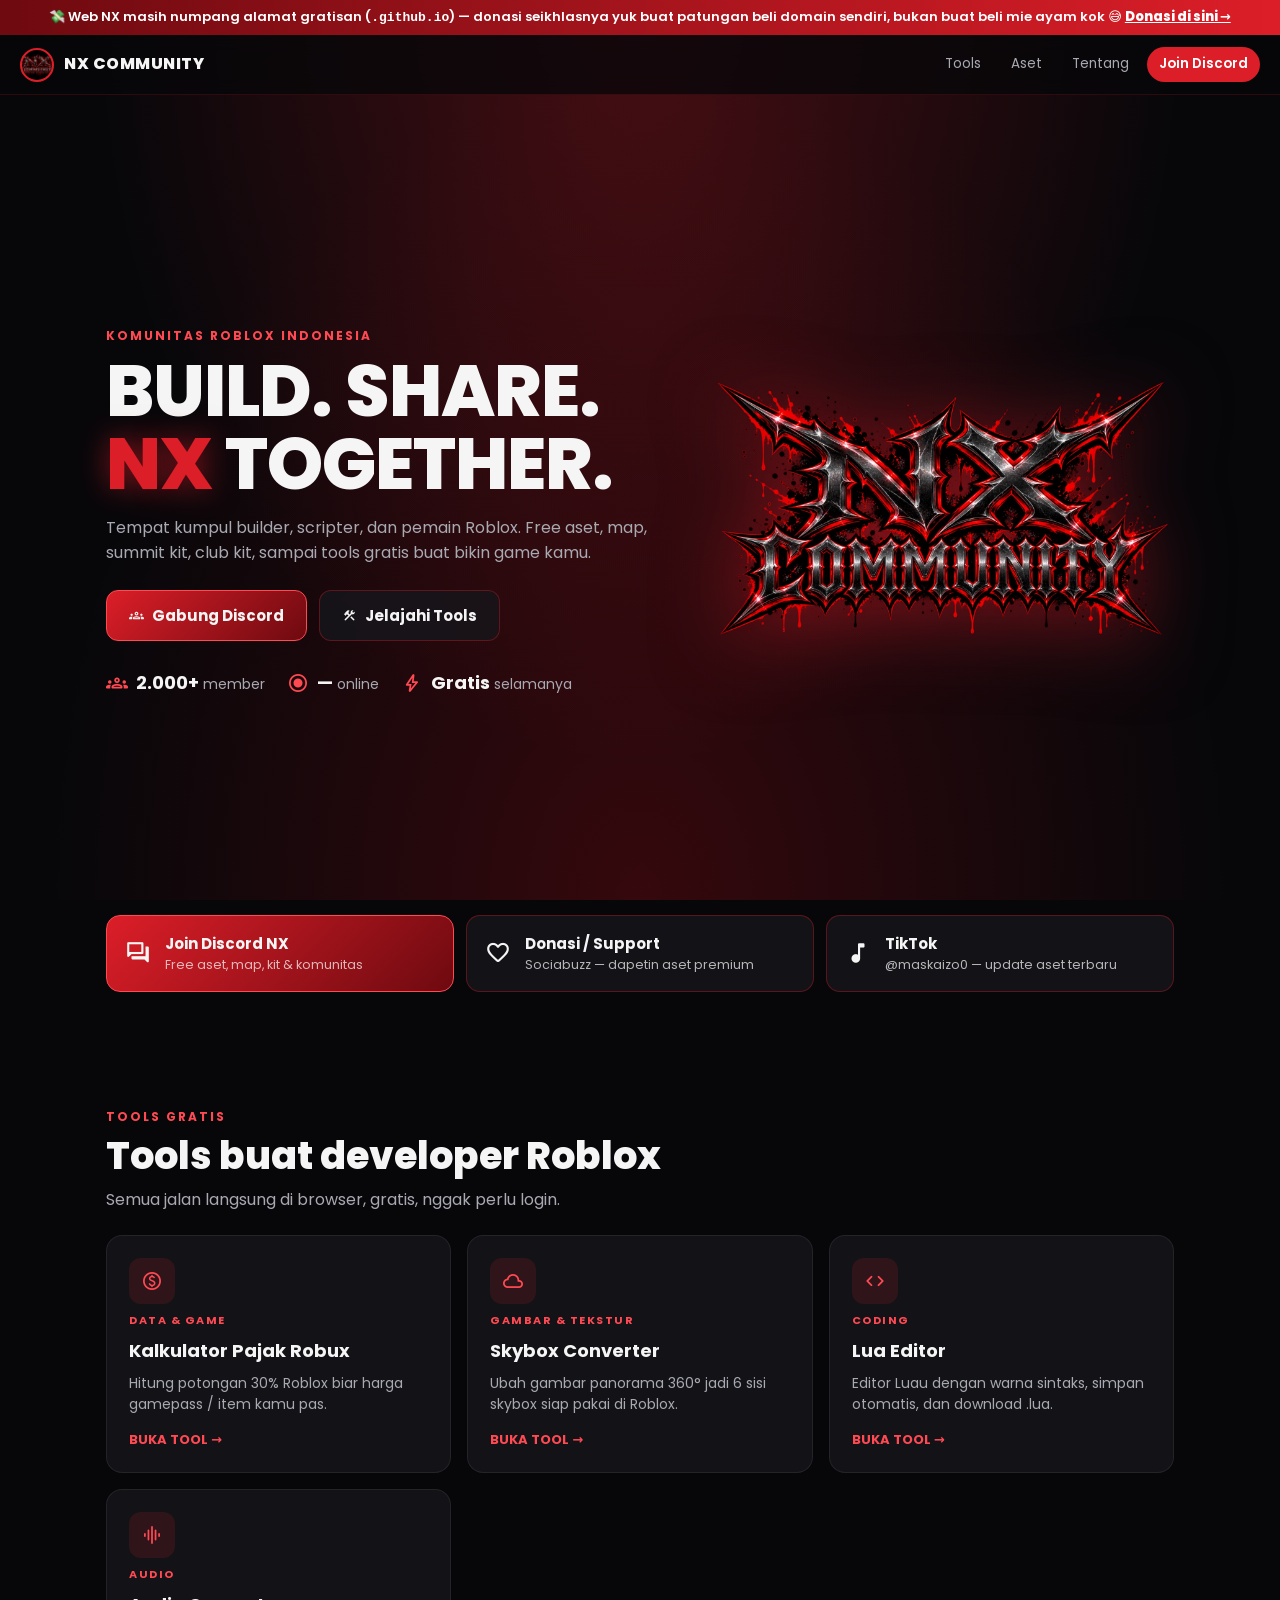
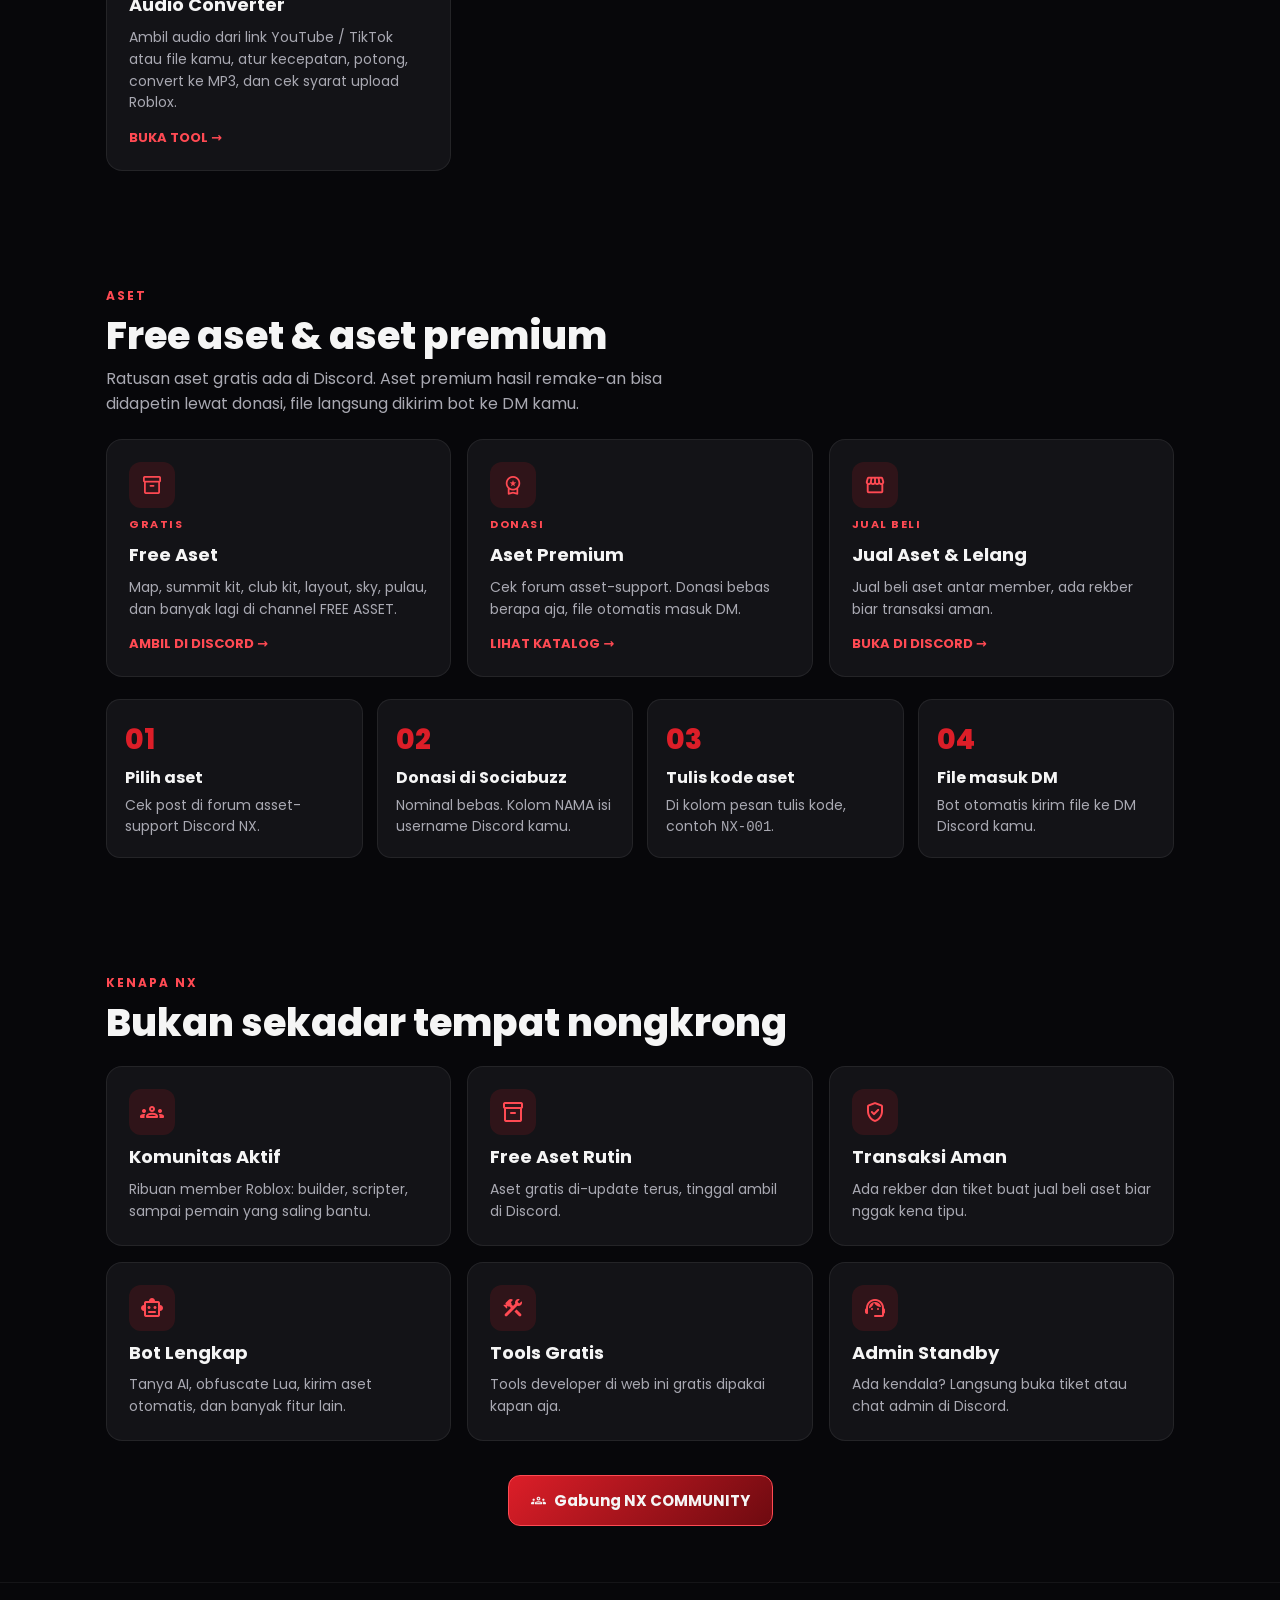
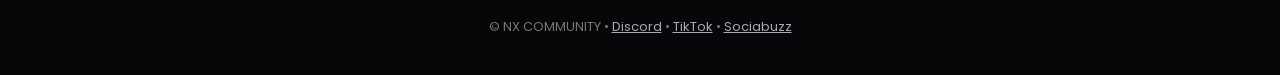
<file: index.html>
<!doctype html>
<html lang="id">
<head>
<meta charset="utf-8">
<meta name="viewport" content="width=device-width, initial-scale=1">
<title>NX COMMUNITY</title>
<meta name="description" content="NX COMMUNITY — komunitas Roblox: free aset, map, summit kit, club kit, dan tools gratis.">
<meta property="og:title" content="NX COMMUNITY">
<meta property="og:description" content="Komunitas Roblox: free aset, map, kit, dan tools gratis. Join Discord NX!">
<meta property="og:image" content="nx_logo.webp">
<link rel="icon" href="nx_logo.webp">
<link rel="preconnect" href="https://fonts.googleapis.com">
<link href="https://fonts.googleapis.com/css2?family=Poppins:wght@400;500;600;700;800&display=swap" rel="stylesheet">
<link href="https://fonts.googleapis.com/css2?family=Material+Symbols+Rounded:opsz,wght,FILL,GRAD@24,500,1,0" rel="stylesheet">
<link rel="stylesheet" href="style.css">
<style>
  .ms { font-family: "Material Symbols Rounded"; font-weight: normal; font-style: normal; line-height: 1; letter-spacing: normal; text-transform: none; white-space: nowrap; direction: ltr; -webkit-font-smoothing: antialiased; }
  .hero { min-height: min(calc(100vh - 60px), 820px); display: flex; align-items: center; padding: 40px 0 30px; }
  .hero .wadah { display: grid; gap: 34px; grid-template-columns: 1.1fr .9fr; align-items: center; }
  @media (max-width: 860px) { .hero .wadah { grid-template-columns: 1fr; text-align: center; } .hero .tombol-baris, .hero .statistik { justify-content: center; } .hero .logo-besar { order: -1; } }
  .hero h1 { font-size: clamp(38px, 8vw, 72px); font-weight: 800; line-height: 1.02; letter-spacing: -1px; }
  .hero h1 em { font-style: normal; color: var(--merah); text-shadow: 0 0 30px rgba(220,30,40,.6); }
  .hero p.lead { margin: 16px 0 24px; font-size: 16px; }
  .hero .lead { margin-left: auto; margin-right: auto; }
  @media (min-width: 861px) { .hero .lead { margin-left: 0; } }
  .tombol-baris { display: flex; gap: 12px; flex-wrap: wrap; }
  .statistik { display: flex; gap: 22px; flex-wrap: wrap; margin-top: 28px; }
  .statistik div { display: flex; align-items: center; gap: 8px; color: var(--redup); font-size: 14px; }
  .statistik b { color: var(--teks); font-size: 18px; }
  .statistik .ms { color: var(--merah-terang); font-size: 22px; }
  .logo-besar img { width: 100%; max-width: 520px; margin: 0 auto; filter: drop-shadow(0 10px 40px rgba(220,30,40,.5)); animation: melayang 5s ease-in-out infinite; }
  @keyframes melayang { 50% { transform: translateY(-10px); } }

  .link-cepat { display: grid; gap: 12px; grid-template-columns: repeat(auto-fit, minmax(220px, 1fr)); }
  .link-cepat a { display: flex; align-items: center; gap: 14px; padding: 16px 18px; border-radius: 14px; text-decoration: none;
    background: var(--kartu); border: 1px solid var(--garis); transition: transform .15s, border-color .15s; }
  .link-cepat a:hover { transform: translateY(-2px); border-color: var(--merah); }
  .link-cepat a.utama { background: linear-gradient(135deg, var(--merah), var(--merah-gelap)); border-color: var(--merah-terang); }
  .link-cepat .ms { font-size: 26px; }
  .link-cepat strong { display: block; font-size: 15px; }
  .link-cepat span.k { display: block; font-size: 12.5px; color: rgba(255,255,255,.7); }

  .alur { counter-reset: n; display: grid; gap: 14px; grid-template-columns: repeat(auto-fit, minmax(210px, 1fr)); margin-top: 22px; }
  .alur div { background: var(--kartu); border: 1px solid rgba(255,255,255,.07); border-radius: 14px; padding: 18px; }
  .alur div::before { counter-increment: n; content: counter(n, decimal-leading-zero); display: block; font-size: 28px; font-weight: 800; color: var(--merah); }
  .alur b { display: block; margin: 4px 0; }
  .alur p { color: var(--redup); font-size: 14px; }

  .kenapa .kartu .ms { font-size: 24px; }
</style>
</head>
<body>

<div class="pita-donasi">💸 Web NX masih numpang alamat gratisan (<code>.github.io</code>) — donasi seikhlasnya yuk buat patungan beli domain sendiri, bukan buat beli mie ayam kok 😅 <a href="https://sociabuzz.com/finas245/tribe" target="_blank" rel="noopener">Donasi di sini →</a></div>

<nav class="nav">
  <a class="merek" href="#"><span class="bulat"></span>NX COMMUNITY</a>
  <div class="menu">
    <a href="#tools">Tools</a>
    <a href="#aset">Aset</a>
    <a href="#kenapa">Tentang</a>
    <a class="join" href="https://discord.gg/Rg8Uk4Msvd" target="_blank" rel="noopener">Join Discord</a>
  </div>
</nav>

<header class="hero">
  <div class="wadah">
    <div>
      <span class="label">Komunitas Roblox Indonesia</span>
      <h1>BUILD. SHARE.<br><em>NX</em> TOGETHER.</h1>
      <p class="lead">Tempat kumpul builder, scripter, dan pemain Roblox. Free aset, map, summit kit, club kit, sampai tools gratis buat bikin game kamu.</p>
      <div class="tombol-baris">
        <a class="btn utama" href="https://discord.gg/Rg8Uk4Msvd" target="_blank" rel="noopener"><span class="ms">groups</span>Gabung Discord</a>
        <a class="btn" href="#tools"><span class="ms">construction</span>Jelajahi Tools</a>
      </div>
      <div class="statistik">
        <div><span class="ms">groups</span><span><b id="jml-member">2.000+</b> member</span></div>
        <div><span class="ms">radio_button_checked</span><span><b id="jml-online">—</b> online</span></div>
        <div><span class="ms">bolt</span><span><b>Gratis</b> selamanya</span></div>
      </div>
    </div>
    <div class="logo-besar"><img src="nx_logo.webp" alt="NX COMMUNITY"></div>
  </div>
</header>

<section style="padding-top: 0">
  <div class="wadah">
    <div class="link-cepat">
      <a class="utama" href="https://discord.gg/Rg8Uk4Msvd" target="_blank" rel="noopener">
        <span class="ms">forum</span><span><strong>Join Discord NX</strong><span class="k">Free aset, map, kit & komunitas</span></span></a>
      <a href="https://sociabuzz.com/finas245/tribe" target="_blank" rel="noopener">
        <span class="ms">favorite</span><span><strong>Donasi / Support</strong><span class="k">Sociabuzz — dapetin aset premium</span></span></a>
      <a href="https://www.tiktok.com/@maskaizo0" target="_blank" rel="noopener">
        <span class="ms">music_note</span><span><strong>TikTok</strong><span class="k">@maskaizo0 — update aset terbaru</span></span></a>
    </div>
  </div>
</section>

<section id="tools">
  <div class="wadah">
    <span class="label">Tools Gratis</span>
    <h2 class="judul">Tools buat developer Roblox</h2>
    <p class="lead">Semua jalan langsung di browser, gratis, nggak perlu login.</p>
    <div class="grid" style="margin-top: 22px">
      <a class="kartu" href="tools/robux.html">
        <span class="ikon ms">paid</span><span class="tag">DATA & GAME</span>
        <h3>Kalkulator Pajak Robux</h3>
        <p>Hitung potongan 30% Roblox biar harga gamepass / item kamu pas.</p>
        <span class="aksi">BUKA TOOL →</span></a>
      <a class="kartu" href="tools/skybox.html">
        <span class="ikon ms">cloud</span><span class="tag">GAMBAR & TEKSTUR</span>
        <h3>Skybox Converter</h3>
        <p>Ubah gambar panorama 360° jadi 6 sisi skybox siap pakai di Roblox.</p>
        <span class="aksi">BUKA TOOL →</span></a>
      <a class="kartu" href="tools/lua.html">
        <span class="ikon ms">code</span><span class="tag">CODING</span>
        <h3>Lua Editor</h3>
        <p>Editor Luau dengan warna sintaks, simpan otomatis, dan download .lua.</p>
        <span class="aksi">BUKA TOOL →</span></a>
      <a class="kartu" href="tools/audio.html">
        <span class="ikon ms">graphic_eq</span><span class="tag">AUDIO</span>
        <h3>Audio Converter</h3>
        <p>Ambil audio dari link YouTube / TikTok atau file kamu, atur kecepatan, potong, convert ke MP3, dan cek syarat upload Roblox.</p>
        <span class="aksi">BUKA TOOL →</span></a>
    </div>
  </div>
</section>

<section id="aset">
  <div class="wadah">
    <span class="label">Aset</span>
    <h2 class="judul">Free aset & aset premium</h2>
    <p class="lead">Ratusan aset gratis ada di Discord. Aset premium hasil remake-an bisa didapetin lewat donasi, file langsung dikirim bot ke DM kamu.</p>
    <div class="grid" style="margin-top: 22px">
      <a class="kartu" href="https://discord.gg/Rg8Uk4Msvd" target="_blank" rel="noopener">
        <span class="ikon ms">inventory_2</span><span class="tag">GRATIS</span>
        <h3>Free Aset</h3>
        <p>Map, summit kit, club kit, layout, sky, pulau, dan banyak lagi di channel FREE ASSET.</p>
        <span class="aksi">AMBIL DI DISCORD →</span></a>
      <a class="kartu" href="https://discord.gg/Rg8Uk4Msvd" target="_blank" rel="noopener">
        <span class="ikon ms">workspace_premium</span><span class="tag">DONASI</span>
        <h3>Aset Premium</h3>
        <p>Cek forum asset-support. Donasi bebas berapa aja, file otomatis masuk DM.</p>
        <span class="aksi">LIHAT KATALOG →</span></a>
      <a class="kartu" href="https://discord.gg/Rg8Uk4Msvd" target="_blank" rel="noopener">
        <span class="ikon ms">storefront</span><span class="tag">JUAL BELI</span>
        <h3>Jual Aset & Lelang</h3>
        <p>Jual beli aset antar member, ada rekber biar transaksi aman.</p>
        <span class="aksi">BUKA DI DISCORD →</span></a>
    </div>

    <div class="alur">
      <div><b>Pilih aset</b><p>Cek post di forum asset-support Discord NX.</p></div>
      <div><b>Donasi di Sociabuzz</b><p>Nominal bebas. Kolom NAMA isi username Discord kamu.</p></div>
      <div><b>Tulis kode aset</b><p>Di kolom pesan tulis kode, contoh <code>NX-001</code>.</p></div>
      <div><b>File masuk DM</b><p>Bot otomatis kirim file ke DM Discord kamu.</p></div>
    </div>
  </div>
</section>

<section id="kenapa" class="kenapa">
  <div class="wadah">
    <span class="label">Kenapa NX</span>
    <h2 class="judul">Bukan sekadar tempat nongkrong</h2>
    <div class="grid" style="margin-top: 22px">
      <div class="kartu"><span class="ikon ms">groups</span><h3>Komunitas Aktif</h3><p>Ribuan member Roblox: builder, scripter, sampai pemain yang saling bantu.</p></div>
      <div class="kartu"><span class="ikon ms">inventory_2</span><h3>Free Aset Rutin</h3><p>Aset gratis di-update terus, tinggal ambil di Discord.</p></div>
      <div class="kartu"><span class="ikon ms">verified_user</span><h3>Transaksi Aman</h3><p>Ada rekber dan tiket buat jual beli aset biar nggak kena tipu.</p></div>
      <div class="kartu"><span class="ikon ms">smart_toy</span><h3>Bot Lengkap</h3><p>Tanya AI, obfuscate Lua, kirim aset otomatis, dan banyak fitur lain.</p></div>
      <div class="kartu"><span class="ikon ms">construction</span><h3>Tools Gratis</h3><p>Tools developer di web ini gratis dipakai kapan aja.</p></div>
      <div class="kartu"><span class="ikon ms">support_agent</span><h3>Admin Standby</h3><p>Ada kendala? Langsung buka tiket atau chat admin di Discord.</p></div>
    </div>
    <div style="text-align:center; margin-top: 34px">
      <a class="btn utama" href="https://discord.gg/Rg8Uk4Msvd" target="_blank" rel="noopener"><span class="ms">groups</span>Gabung NX COMMUNITY</a>
    </div>
  </div>
</section>

<footer class="kaki">
  <div class="wadah">© NX COMMUNITY • <a href="https://discord.gg/Rg8Uk4Msvd" target="_blank" rel="noopener">Discord</a> • <a href="https://www.tiktok.com/@maskaizo0" target="_blank" rel="noopener">TikTok</a> • <a href="https://sociabuzz.com/finas245/tribe" target="_blank" rel="noopener">Sociabuzz</a></div>
</footer>

<script src="api.js"></script>
<script>
  // jumlah member & online live dari invite Discord (kalau gagal, tetap tampil angka default)
  fetch("https://discord.com/api/v10/invites/Rg8Uk4Msvd?with_counts=true")
    .then(r => r.json())
    .then(d => {
      const f = n => n.toLocaleString("id-ID");
      if (d.approximate_member_count) document.getElementById("jml-member").textContent = f(d.approximate_member_count);
      if (d.approximate_presence_count) document.getElementById("jml-online").textContent = f(d.approximate_presence_count);
    })
    .catch(() => {});
</script>
</body>
</html>
</file>
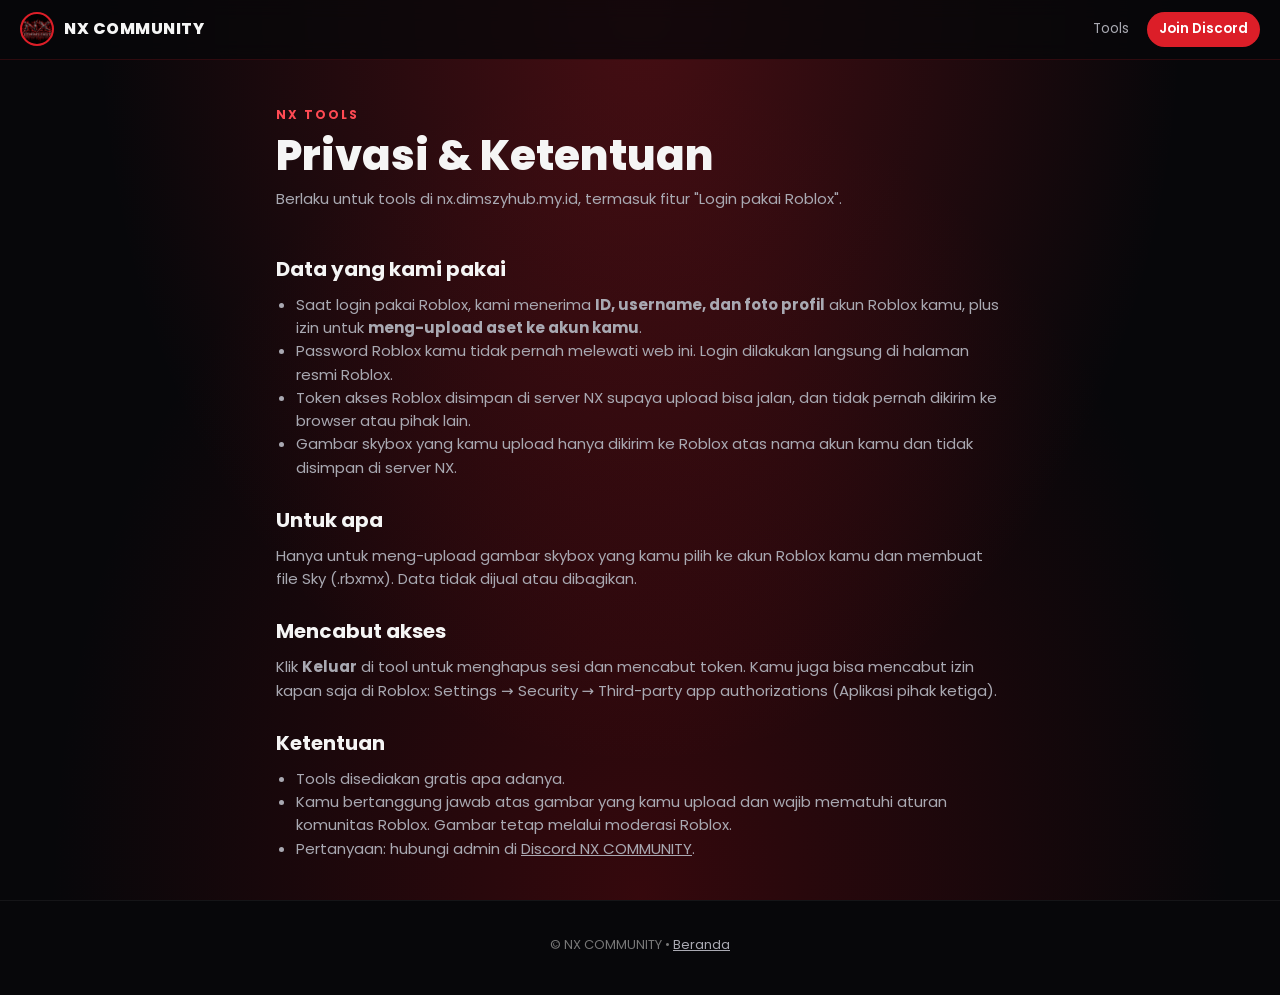
<file: privasi.html>
<!doctype html>
<html lang="id">
<head>
<meta charset="utf-8">
<meta name="viewport" content="width=device-width, initial-scale=1">
<title>Privasi & Ketentuan — NX COMMUNITY</title>
<link rel="icon" href="nx_logo.webp">
<link rel="preconnect" href="https://fonts.googleapis.com">
<link href="https://fonts.googleapis.com/css2?family=Poppins:wght@400;600;700;800&display=swap" rel="stylesheet">
<link rel="stylesheet" href="style.css">
<style>
  .isi { max-width: 760px; padding-bottom: 40px; }
  .isi h2 { font-size: 20px; margin: 26px 0 8px; }
  .isi p, .isi li { color: var(--redup); font-size: 15px; }
  .isi ul { padding-left: 20px; }
</style>
</head>
<body>
<nav class="nav">
  <a class="merek" href="index.html"><span class="bulat"></span>NX COMMUNITY</a>
  <div class="menu"><a href="index.html#tools">Tools</a><a class="join" href="https://discord.gg/Rg8Uk4Msvd" target="_blank" rel="noopener">Join Discord</a></div>
</nav>
<main class="wadah isi">
  <div class="kepala-tool"><span class="label">NX Tools</span><h1>Privasi & Ketentuan</h1><p>Berlaku untuk tools di nx.dimszyhub.my.id, termasuk fitur "Login pakai Roblox".</p></div>

  <h2>Data yang kami pakai</h2>
  <ul>
    <li>Saat login pakai Roblox, kami menerima <b>ID, username, dan foto profil</b> akun Roblox kamu, plus izin untuk <b>meng-upload aset ke akun kamu</b>.</li>
    <li>Password Roblox kamu tidak pernah melewati web ini. Login dilakukan langsung di halaman resmi Roblox.</li>
    <li>Token akses Roblox disimpan di server NX supaya upload bisa jalan, dan tidak pernah dikirim ke browser atau pihak lain.</li>
    <li>Gambar skybox yang kamu upload hanya dikirim ke Roblox atas nama akun kamu dan tidak disimpan di server NX.</li>
  </ul>

  <h2>Untuk apa</h2>
  <p>Hanya untuk meng-upload gambar skybox yang kamu pilih ke akun Roblox kamu dan membuat file Sky (.rbxmx). Data tidak dijual atau dibagikan.</p>

  <h2>Mencabut akses</h2>
  <p>Klik <b>Keluar</b> di tool untuk menghapus sesi dan mencabut token. Kamu juga bisa mencabut izin kapan saja di Roblox: Settings → Security → Third-party app authorizations (Aplikasi pihak ketiga).</p>

  <h2>Ketentuan</h2>
  <ul>
    <li>Tools disediakan gratis apa adanya.</li>
    <li>Kamu bertanggung jawab atas gambar yang kamu upload dan wajib mematuhi aturan komunitas Roblox. Gambar tetap melalui moderasi Roblox.</li>
    <li>Pertanyaan: hubungi admin di <a href="https://discord.gg/Rg8Uk4Msvd" target="_blank" rel="noopener">Discord NX COMMUNITY</a>.</li>
  </ul>
</main>
<footer class="kaki"><div class="wadah">© NX COMMUNITY • <a href="index.html">Beranda</a></div></footer>
<script src="api.js"></script>
</body>
</html>
</file>
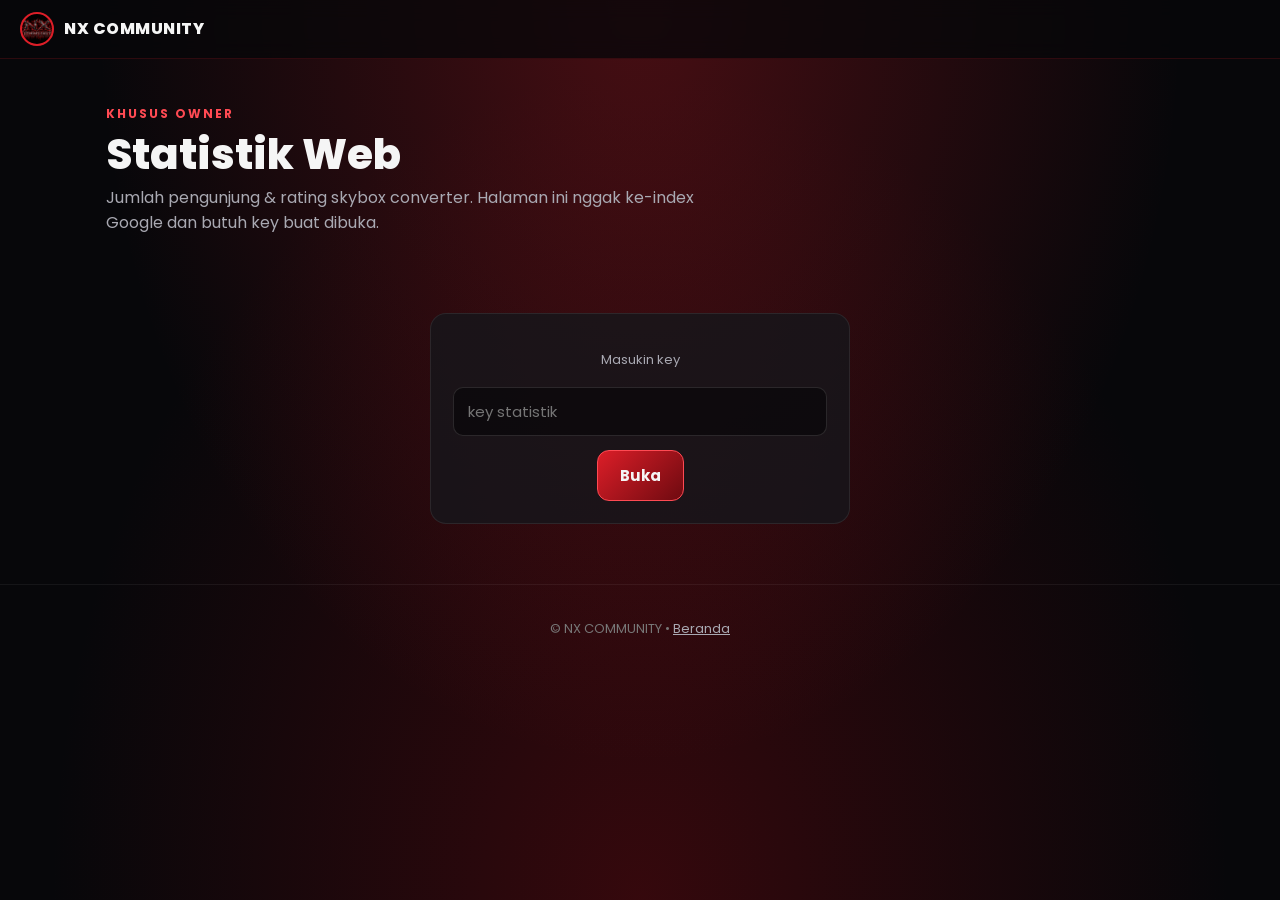
<file: admin/stats.html>
<!doctype html>
<html lang="id">
<head>
<meta charset="utf-8">
<meta name="viewport" content="width=device-width, initial-scale=1">
<meta name="robots" content="noindex, nofollow">
<title>Statistik — NX COMMUNITY</title>
<link rel="icon" href="../nx_logo.webp">
<link rel="preconnect" href="https://fonts.googleapis.com">
<link href="https://fonts.googleapis.com/css2?family=Poppins:wght@400;500;600;700;800&display=swap" rel="stylesheet">
<link rel="stylesheet" href="../style.css">
<style>
  .grid-stat { display: grid; gap: 14px; grid-template-columns: repeat(auto-fit, minmax(160px, 1fr)); margin-top: 18px; }
  .kartu-stat { background: var(--kartu); border: 1px solid rgba(255,255,255,.08); border-radius: var(--radius); padding: 20px; text-align: center; }
  .kartu-stat b { display: block; font-size: 32px; font-weight: 800; color: var(--merah-terang); }
  .kartu-stat span { color: var(--redup); font-size: 13px; }
  .bar-rating { display: flex; align-items: center; gap: 10px; margin-top: 8px; }
  .bar-rating .label { width: 30px; font-size: 13px; color: var(--redup); }
  .bar-rating .luar { flex: 1; height: 10px; border-radius: 6px; background: rgba(255,255,255,.08); overflow: hidden; }
  .bar-rating .dalam { height: 100%; background: linear-gradient(90deg, var(--merah), var(--merah-terang)); }
  .bar-rating .jml { width: 30px; font-size: 13px; color: var(--redup); text-align: right; }
  #masukKunci { max-width: 420px; margin: 60px auto; text-align: center; }
  #masukKunci input { width: 100%; margin-top: 10px; }
</style>
</head>
<body class="sub">
<nav class="nav">
  <a class="merek" href="../index.html"><span class="bulat"></span>NX COMMUNITY</a>
</nav>

<main class="wadah">
  <div class="kepala-tool">
    <span class="label">Khusus Owner</span>
    <h1>Statistik Web</h1>
    <p>Jumlah pengunjung & rating skybox converter. Halaman ini nggak ke-index Google dan butuh key buat dibuka.</p>
  </div>

  <div class="panel" id="masukKunci">
    <label class="f" for="kunci">Masukin key</label>
    <input class="f" id="kunci" type="password" placeholder="key statistik">
    <div class="aksi-baris" style="margin-top: 14px; justify-content: center">
      <button class="btn utama" id="btnBuka">Buka</button>
    </div>
    <p class="catatan" id="pesanError"></p>
  </div>

  <div id="isiStat" hidden>
    <div class="grid-stat">
      <div class="kartu-stat"><b id="sTotal">-</b><span>Total Kunjungan</span></div>
      <div class="kartu-stat"><b id="sHariIni">-</b><span>Hari Ini</span></div>
      <div class="kartu-stat"><b id="sMinggu">-</b><span>7 Hari Terakhir</span></div>
      <div class="kartu-stat"><b id="sRata">-</b><span>Rata-rata Rating (<span id="sJmlRating">0</span>)</span></div>
    </div>

    <div class="panel" style="margin-top: 18px">
      <span class="label">Distribusi Rating</span>
      <div id="barRating" style="margin-top: 10px"></div>
    </div>

    <div class="aksi-baris" style="margin-top: 18px">
      <button class="btn" id="btnRefresh">🔄 Refresh</button>
    </div>
  </div>
</main>

<footer class="kaki"><div class="wadah">© NX COMMUNITY • <a href="../index.html">Beranda</a></div></footer>

<script src="../api.js"></script>
<script>
  const API = "https://116-212-73-233.sslip.io/api";
  const el = id => document.getElementById(id);

  async function muatStat(key) {
    el("pesanError").textContent = "";
    try {
      const r = await fetch(`${API}/stats?key=${encodeURIComponent(key)}`);
      const d = await r.json();
      if (!r.ok) throw new Error(d.error || "gagal");
      el("masukKunci").hidden = true;
      el("isiStat").hidden = false;
      el("sTotal").textContent = d.total_kunjungan;
      el("sHariIni").textContent = d.hari_ini;
      el("sMinggu").textContent = d.minggu_ini;
      el("sRata").textContent = d.rata_rata_rating.toFixed(1) + " ★";
      el("sJmlRating").textContent = d.total_rating;
      const maks = Math.max(1, ...Object.values(d.distribusi_rating));
      el("barRating").innerHTML = [5, 4, 3, 2, 1].map(n => {
        const jml = d.distribusi_rating[n] || 0;
        const pct = Math.round((jml / maks) * 100);
        return `<div class="bar-rating"><span class="label">${n}★</span><div class="luar"><div class="dalam" style="width:${pct}%"></div></div><span class="jml">${jml}</span></div>`;
      }).join("");
      try { sessionStorage.setItem("nx-stats-key", key); } catch {}
    } catch (e) {
      el("pesanError").textContent = "❌ " + e.message;
    }
  }

  el("btnBuka").addEventListener("click", () => muatStat(el("kunci").value.trim()));
  el("kunci").addEventListener("keydown", e => { if (e.key === "Enter") muatStat(el("kunci").value.trim()); });
  el("btnRefresh").addEventListener("click", () => {
    const k = sessionStorage.getItem("nx-stats-key") || el("kunci").value.trim();
    muatStat(k);
  });

  (function () {
    try {
      const simpanan = sessionStorage.getItem("nx-stats-key");
      if (simpanan) muatStat(simpanan);
    } catch {}
  })();
</script>
</body>
</html>
</file>
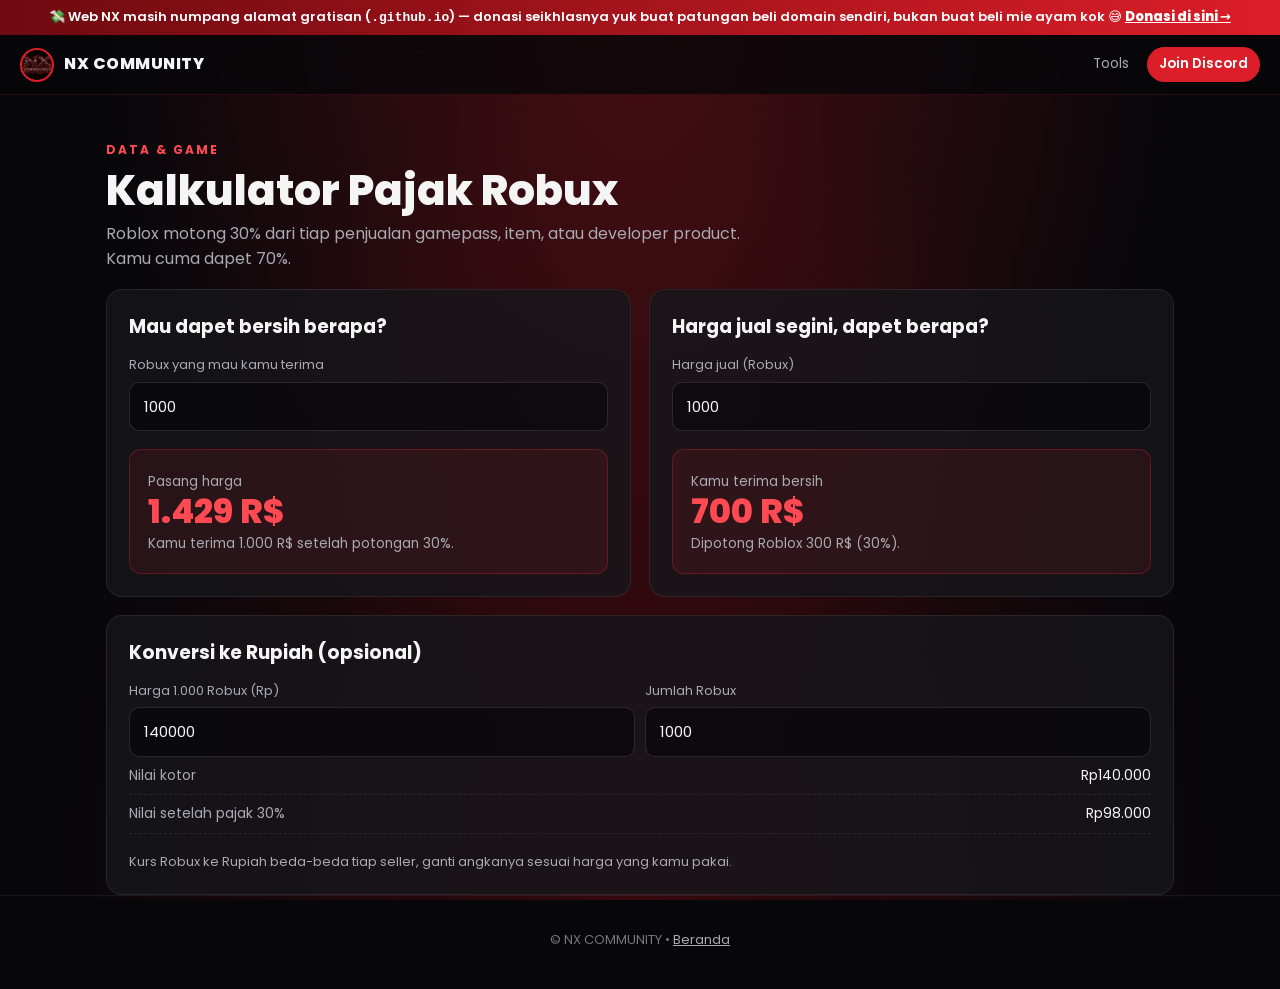
<file: tools/robux.html>
<!doctype html>
<html lang="id">
<head>
<meta charset="utf-8">
<meta name="viewport" content="width=device-width, initial-scale=1">
<title>Pajak Robux — NX COMMUNITY</title>
<link rel="icon" href="../nx_logo.webp">
<link rel="preconnect" href="https://fonts.googleapis.com">
<link href="https://fonts.googleapis.com/css2?family=Poppins:wght@400;500;600;700;800&display=swap" rel="stylesheet">
<link rel="stylesheet" href="../style.css">
<style>
  .dua { display: grid; gap: 18px; grid-template-columns: 1fr 1fr; }
  @media (max-width: 760px) { .dua { grid-template-columns: 1fr; } }
  .hasil { margin-top: 18px; padding: 18px; border-radius: 12px; background: rgba(220,30,40,.1); border: 1px solid var(--garis); }
  .hasil .angka { font-size: 34px; font-weight: 800; color: var(--merah-terang); line-height: 1.1; }
  .hasil .ket { color: var(--redup); font-size: 13.5px; margin-top: 4px; }
  .baris { display: flex; justify-content: space-between; padding: 8px 0; border-bottom: 1px dashed rgba(255,255,255,.08); font-size: 14px; }
  .baris span:first-child { color: var(--redup); }
  .catatan { color: var(--redup); font-size: 13px; margin-top: 18px; }
  .rp { display: grid; grid-template-columns: 1fr 1fr; gap: 10px; }
</style>
</head>
<body class="sub">
<div class="pita-donasi">💸 Web NX masih numpang alamat gratisan (<code>.github.io</code>) — donasi seikhlasnya yuk buat patungan beli domain sendiri, bukan buat beli mie ayam kok 😅 <a href="https://sociabuzz.com/finas245/tribe" target="_blank" rel="noopener">Donasi di sini →</a></div>
<nav class="nav">
  <a class="merek" href="../index.html"><span class="bulat"></span>NX COMMUNITY</a>
  <div class="menu"><a href="../index.html#tools">Tools</a><a class="join" href="https://discord.gg/Rg8Uk4Msvd" target="_blank" rel="noopener">Join Discord</a></div>
</nav>

<main class="wadah">
  <div class="kepala-tool">
    <span class="label">Data & Game</span>
    <h1>Kalkulator Pajak Robux</h1>
    <p>Roblox motong 30% dari tiap penjualan gamepass, item, atau developer product. Kamu cuma dapet 70%.</p>
  </div>

  <div class="dua">
    <div class="panel">
      <h3>Mau dapet bersih berapa?</h3>
      <label class="f" for="target">Robux yang mau kamu terima</label>
      <input class="f" id="target" type="number" min="0" inputmode="numeric" value="1000">
      <div class="hasil">
        <div class="ket">Pasang harga</div>
        <div class="angka" id="harga">1.429 R$</div>
        <div class="ket" id="harga-ket">Kamu terima 1.000 R$ setelah potongan 30%.</div>
      </div>
    </div>

    <div class="panel">
      <h3>Harga jual segini, dapet berapa?</h3>
      <label class="f" for="jual">Harga jual (Robux)</label>
      <input class="f" id="jual" type="number" min="0" inputmode="numeric" value="1000">
      <div class="hasil">
        <div class="ket">Kamu terima bersih</div>
        <div class="angka" id="bersih">700 R$</div>
        <div class="ket" id="bersih-ket">Dipotong Roblox 300 R$ (30%).</div>
      </div>
    </div>
  </div>

  <div class="panel" style="margin-top: 18px">
    <h3>Konversi ke Rupiah (opsional)</h3>
    <div class="rp">
      <div>
        <label class="f" for="kurs">Harga 1.000 Robux (Rp)</label>
        <input class="f" id="kurs" type="number" min="0" inputmode="numeric" value="140000">
      </div>
      <div>
        <label class="f" for="jumlah-rp">Jumlah Robux</label>
        <input class="f" id="jumlah-rp" type="number" min="0" inputmode="numeric" value="1000">
      </div>
    </div>
    <div class="baris"><span>Nilai kotor</span><span id="rp-kotor">Rp140.000</span></div>
    <div class="baris"><span>Nilai setelah pajak 30%</span><span id="rp-bersih">Rp98.000</span></div>
    <p class="catatan">Kurs Robux ke Rupiah beda-beda tiap seller, ganti angkanya sesuai harga yang kamu pakai.</p>
  </div>
</main>

<footer class="kaki"><div class="wadah">© NX COMMUNITY • <a href="../index.html">Beranda</a></div></footer>

<script src="../api.js"></script>
<script>
  const f = n => Math.round(n).toLocaleString("id-ID");
  const v = id => Math.max(0, Number(document.getElementById(id).value) || 0);
  const tulis = (id, t) => document.getElementById(id).textContent = t;
  function hitung() {
    const target = v("target");
    // hitung pakai bilangan bulat (×7/10) biar nggak kena error desimal, contoh 700/0.7 = 1000.0000000001
    const harga = Math.ceil(target * 10 / 7);  // pembulatan ke atas biar bersihnya minimal target
    tulis("harga", f(harga) + " R$");
    tulis("harga-ket", `Kamu terima ${f(Math.floor(harga * 7 / 10))} R$ setelah potongan 30%.`);
    const jual = v("jual");
    const bersih = Math.floor(jual * 7 / 10);
    tulis("bersih", f(bersih) + " R$");
    tulis("bersih-ket", `Dipotong Roblox ${f(jual - bersih)} R$ (30%).`);
    const kurs = v("kurs"), jml = v("jumlah-rp");
    tulis("rp-kotor", "Rp" + f(jml / 1000 * kurs));
    tulis("rp-bersih", "Rp" + f(jml * 0.7 / 1000 * kurs));
  }
  document.querySelectorAll("input").forEach(i => i.addEventListener("input", hitung));
  hitung();
</script>
</body>
</html>
</file>
<file: style.css>
/* NX COMMUNITY — tema bersama semua halaman */
:root {
  --merah: #dc1e28;
  --merah-terang: #ff4a53;
  --merah-gelap: #6e0a10;
  --bg: #07070a;
  --kartu: rgba(22, 22, 28, .82);
  --garis: rgba(220, 30, 40, .35);
  --teks: #f5f5f5;
  --redup: #a9a9b2;
  --radius: 16px;
}
* { box-sizing: border-box; margin: 0; padding: 0; }
html { scroll-behavior: smooth; }
body {
  font-family: "Poppins", system-ui, sans-serif;
  color: var(--teks);
  background: var(--bg);
  overflow-x: hidden;
  line-height: 1.55;
}
a { color: inherit; }
img { max-width: 100%; display: block; }

/* background merah-hitam + logo samar + percikan api */
.bg { position: fixed; inset: 0; z-index: -2;
  background:
    radial-gradient(ellipse at 50% 0%, rgba(220,30,40,.30), transparent 60%),
    radial-gradient(ellipse at 50% 100%, rgba(110,10,16,.45), transparent 65%),
    var(--bg); }
.bg::before { content: ""; position: absolute; inset: -10%;
  background: url("nx_bg.webp") center / min(220vw, 1800px) contain no-repeat;
  opacity: .08; filter: blur(1px); animation: napas 8s ease-in-out infinite; }
@keyframes napas { 50% { transform: scale(1.05); opacity: .13; } }
.api { position: fixed; inset: 0; z-index: -1; pointer-events: none; overflow: hidden; }
.api i { position: absolute; bottom: -10px; border-radius: 50%;
  background: var(--merah); box-shadow: 0 0 8px var(--merah);
  animation: naik linear infinite; opacity: 0; }
@keyframes naik { 10% { opacity: .9; } 100% { transform: translateY(-105vh) translateX(var(--geser)); opacity: 0; } }

/* pita donasi (di atas navbar) */
.pita-donasi { text-align: center; padding: 8px 16px;
  font-size: 13px; font-weight: 600; color: #fff; line-height: 1.4;
  background: linear-gradient(90deg, var(--merah-gelap), var(--merah)); }
.pita-donasi a { color: #fff; text-decoration: underline; font-weight: 800; }
.pita-donasi a:hover { text-decoration: none; }

/* navbar */
.nav { position: sticky; top: 0; z-index: 50;
  display: flex; align-items: center; justify-content: space-between; gap: 12px;
  padding: 12px 20px; background: rgba(7,7,10,.78); backdrop-filter: blur(10px);
  border-bottom: 1px solid rgba(220,30,40,.18); }
.nav .merek { display: flex; align-items: center; gap: 10px; text-decoration: none; font-weight: 800; letter-spacing: .5px; }
.nav .merek span.bulat { width: 34px; height: 34px; border-radius: 50%; border: 2px solid var(--merah);
  background: #000 url("nx_logo.webp") center / 150% no-repeat; }
.nav .menu { display: flex; gap: 6px; flex-wrap: wrap; justify-content: flex-end; }
.nav .menu a { text-decoration: none; font-size: 13.5px; padding: 7px 12px; border-radius: 999px; color: var(--redup); }
.nav .menu a:hover { color: var(--teks); background: rgba(255,255,255,.06); }
.nav .menu a.join { color: #fff; background: var(--merah); font-weight: 600; }
@media (max-width: 640px) { .nav .menu a:not(.join) { display: none; } }

.wadah { width: 100%; max-width: 1100px; margin: 0 auto; padding: 0 16px; }
section { padding: 56px 0; }
.label { display: inline-block; font-size: 12px; font-weight: 700; letter-spacing: 2px; color: var(--merah-terang);
  text-transform: uppercase; margin-bottom: 8px; }
h2.judul { font-size: clamp(26px, 5vw, 38px); font-weight: 800; line-height: 1.15; margin-bottom: 10px; }
p.lead { color: var(--redup); max-width: 620px; }

/* tombol */
.btn { display: inline-flex; align-items: center; justify-content: center; gap: 8px;
  padding: 13px 22px; border-radius: 12px; font-weight: 700; font-size: 15px; text-decoration: none;
  border: 1px solid var(--garis); background: var(--kartu); color: var(--teks); cursor: pointer;
  transition: transform .15s, box-shadow .15s, border-color .15s; font-family: inherit; }
.btn:hover { transform: translateY(-2px); border-color: var(--merah); box-shadow: 0 8px 24px rgba(220,30,40,.3); }
.btn.utama { background: linear-gradient(135deg, var(--merah), var(--merah-gelap)); border-color: var(--merah-terang); }
.btn:disabled { opacity: .5; cursor: not-allowed; transform: none; }

/* kartu */
.grid { display: grid; gap: 16px; grid-template-columns: repeat(auto-fit, minmax(min(300px, 100%), 1fr)); }
.kartu { position: relative; background: var(--kartu); border: 1px solid rgba(255,255,255,.07);
  border-radius: var(--radius); padding: 22px; text-decoration: none; display: flex; flex-direction: column; gap: 8px;
  transition: transform .15s, border-color .15s, box-shadow .15s; }
a.kartu:hover { transform: translateY(-3px); border-color: var(--garis); box-shadow: 0 10px 30px rgba(0,0,0,.5); }
.kartu .ikon { width: 46px; height: 46px; border-radius: 12px; display: grid; place-items: center;
  background: rgba(220,30,40,.14); color: var(--merah-terang); font-size: 22px; }
.kartu .tag { font-size: 11px; font-weight: 700; letter-spacing: 1.5px; color: var(--merah-terang); }
.kartu h3 { font-size: 18px; font-weight: 700; }
.kartu p { color: var(--redup); font-size: 14px; flex: 1; }
.kartu .aksi { font-size: 13px; font-weight: 700; color: var(--merah-terang); margin-top: 6px; }

/* panel tool */
.panel { background: var(--kartu); border: 1px solid rgba(255,255,255,.08); border-radius: var(--radius); padding: 22px; }
label.drop { display: block; width: 100%; }
label.f { display: block; font-size: 13px; color: var(--redup); margin: 14px 0 6px; }
input.f, select.f, textarea.f { width: 100%; padding: 12px 14px; border-radius: 10px; font: inherit; font-size: 15px;
  color: var(--teks); background: rgba(0,0,0,.45); border: 1px solid rgba(255,255,255,.12); }
input.f:focus, select.f:focus, textarea.f:focus { outline: none; border-color: var(--merah); }

footer.kaki { padding: 34px 0 40px; text-align: center; color: #777; font-size: 13px; border-top: 1px solid rgba(255,255,255,.06); }
footer.kaki a { color: var(--redup); }

.kepala-tool { padding: 42px 0 18px; }
.kepala-tool h1 { font-size: clamp(28px, 6vw, 42px); font-weight: 800; line-height: 1.1; }
.kepala-tool p { color: var(--redup); margin-top: 8px; max-width: 640px; }
</file>
